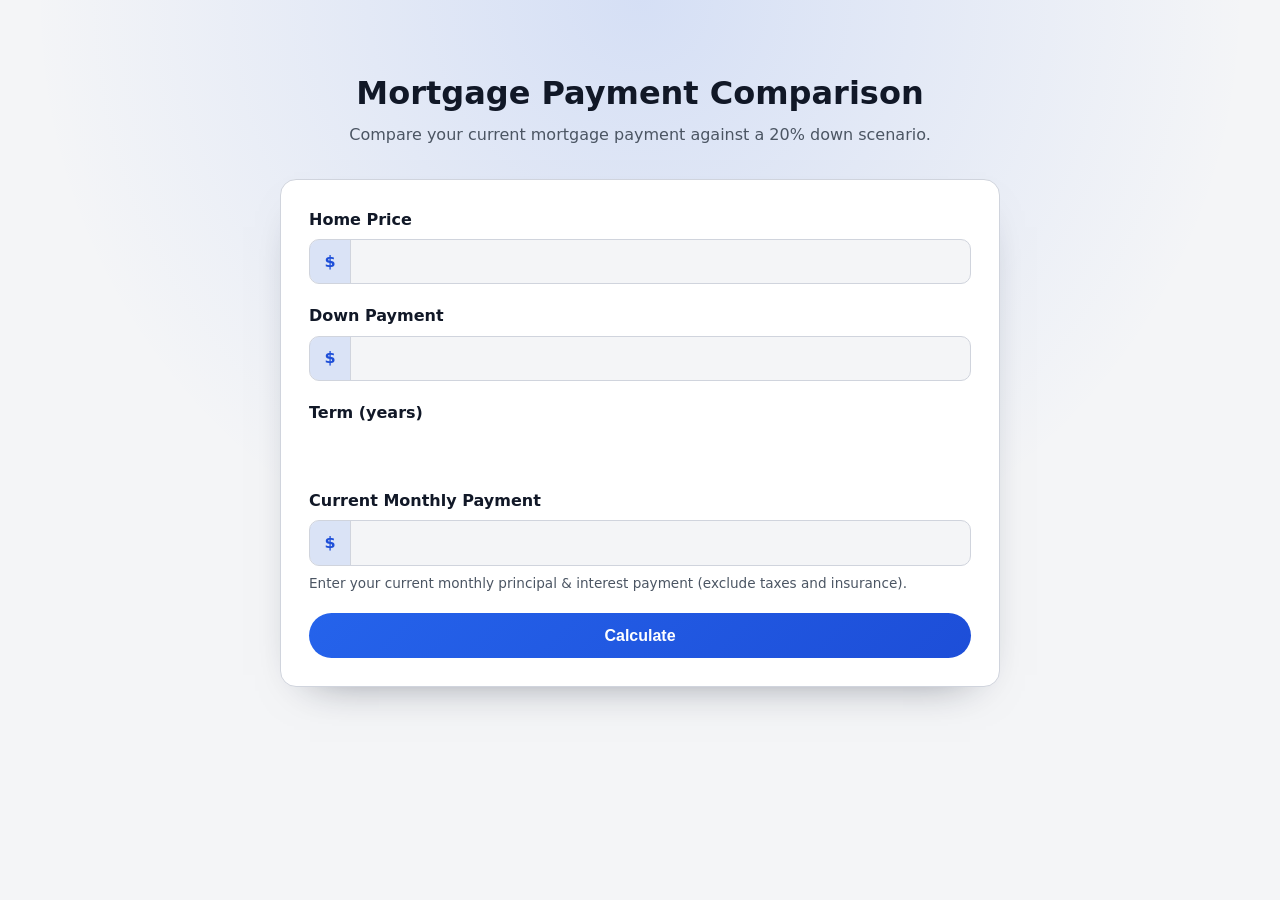
<file: index.html>
<!DOCTYPE html>
<html lang="en">
<head>
  <meta charset="UTF-8">
  <meta name="viewport" content="width=device-width, initial-scale=1.0">
  <title>Mortgage Payment Comparison</title>
  <link rel="stylesheet" href="styles.css">
</head>
<body>
  <main class="container">
    <header>
      <h1>Mortgage Payment Comparison</h1>
      <p>Compare your current mortgage payment against a 20% down scenario.</p>
    </header>

    <form id="mortgage-form" novalidate>
      <div class="field">
        <label for="homePrice">Home Price</label>
        <div class="input-group">
          <span class="prefix">$</span>
          <input type="number" id="homePrice" name="homePrice" inputmode="decimal" min="0" step="0.01" required>
        </div>
      </div>

      <div class="field">
        <label for="downPayment">Down Payment</label>
        <div class="input-group">
          <span class="prefix">$</span>
          <input type="number" id="downPayment" name="downPayment" inputmode="decimal" min="0" step="0.01" required>
        </div>
      </div>

      <div class="field">
        <label for="termYears">Term (years)</label>
        <input type="number" id="termYears" name="termYears" inputmode="numeric" min="1" max="40" step="1" required>
      </div>

      <div class="field">
        <label for="monthlyPayment">Current Monthly Payment</label>
        <div class="input-group">
          <span class="prefix">$</span>
          <input type="number" id="monthlyPayment" name="monthlyPayment" inputmode="decimal" min="0" step="0.01" required>
        </div>
        <p class="hint">Enter your current monthly principal &amp; interest payment (exclude taxes and insurance).</p>
      </div>

      <button type="submit">Calculate</button>
      <p id="form-error" class="error" role="alert" hidden></p>
    </form>

    <section id="results" class="results" hidden>
      <h2>Results</h2>
      <div id="analysis"></div>
    </section>
  </main>

  <template id="result-template">
    <article class="result-card">
      <h3></h3>
      <dl>
        <div>
          <dt>Loan Amount</dt>
          <dd class="loan-amount"></dd>
        </div>
        <div>
          <dt>Monthly Payment (Principal &amp; Interest)</dt>
          <dd class="monthly-payment"></dd>
        </div>
        <div>
          <dt>Estimated Interest Rate (APR)</dt>
          <dd class="interest-rate"></dd>
        </div>
        <div class="down-payment-row">
          <dt>Down Payment</dt>
          <dd class="down-payment"></dd>
        </div>
      </dl>
    </article>
  </template>

  <script src="script.js" defer></script>
</body>
</html>
</file>
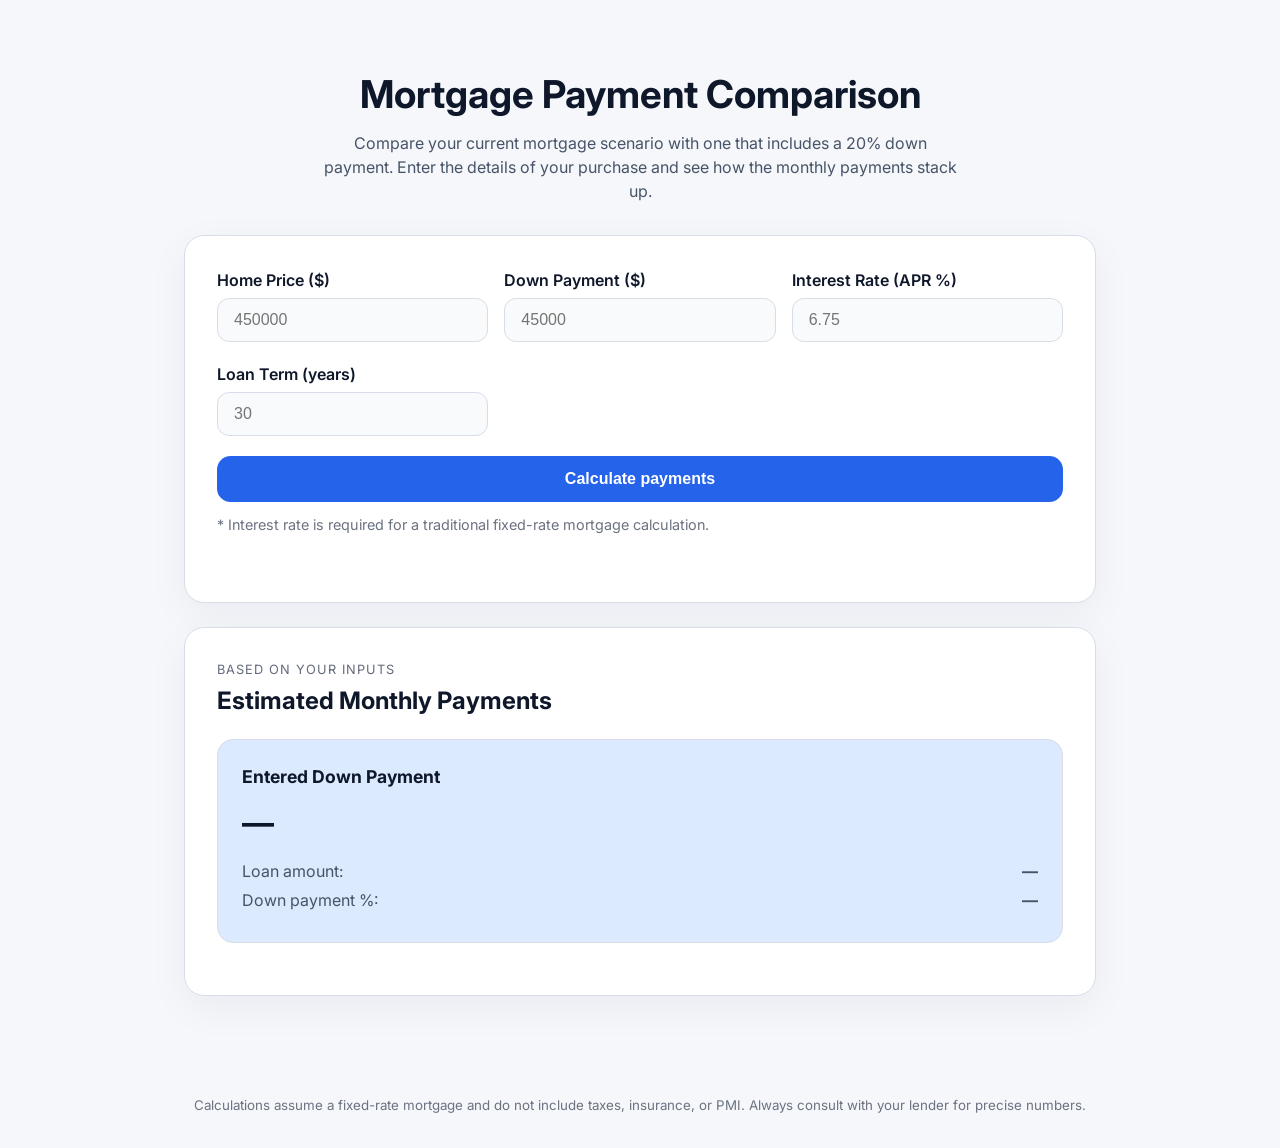
<file: Calculator App/index.html>
<!DOCTYPE html>
<html lang="en">
  <head>
    <meta charset="UTF-8" />
    <meta name="viewport" content="width=device-width, initial-scale=1" />
    <title>Mortgage Payment Comparison</title>
    <link rel="preconnect" href="https://fonts.googleapis.com" />
    <link rel="preconnect" href="https://fonts.gstatic.com" crossorigin />
    <link
      href="https://fonts.googleapis.com/css2?family=Inter:wght@400;500;600&display=swap"
      rel="stylesheet"
    />
    <link rel="stylesheet" href="./styles.css" />
  </head>
  <body>
    <main class="app-shell">
      <header class="hero">
        <h1>Mortgage Payment Comparison</h1>
        <p>
          Compare your current mortgage scenario with one that includes a 20% down
          payment. Enter the details of your purchase and see how the monthly
          payments stack up.
        </p>
      </header>

      <section class="card form-card">
        <form id="mortgage-form" novalidate>
          <div class="field">
            <label for="homePrice">Home Price ($)</label>
            <input
              type="number"
              id="homePrice"
              name="homePrice"
              inputmode="decimal"
              min="0"
              step="1000"
              placeholder="450000"
              required
            />
          </div>

          <div class="field">
            <label for="downPayment">Down Payment ($)</label>
            <input
              type="number"
              id="downPayment"
              name="downPayment"
              inputmode="decimal"
              min="0"
              step="1000"
              placeholder="45000"
              required
            />
          </div>

          <div class="field">
            <label for="interestRate">Interest Rate (APR %)</label>
            <input
              type="number"
              id="interestRate"
              name="interestRate"
              inputmode="decimal"
              min="0"
              step="0.01"
              placeholder="6.75"
              required
            />
          </div>

          <div class="field">
            <label for="termYears">Loan Term (years)</label>
            <input
              type="number"
              id="termYears"
              name="termYears"
              min="1"
              step="1"
              placeholder="30"
              required
            />
          </div>

          <button type="submit">Calculate payments</button>
          <p class="helper-text">
            * Interest rate is required for a traditional fixed-rate mortgage
            calculation.
          </p>
          <p class="form-status" id="formStatus" role="status" aria-live="polite"></p>
        </form>
      </section>

      <section class="card results-card" id="results" aria-live="polite" hidden>
        <div>
          <p class="eyebrow">Based on your inputs</p>
          <h2 id="summaryTitle">Estimated Monthly Payments</h2>
        </div>
        <div class="results-grid">
          <article class="result-block">
            <h3>Entered Down Payment</h3>
            <p class="payment" id="actualPayment">&mdash;</p>
            <ul>
              <li><span>Loan amount:</span> <strong id="actualLoan">&mdash;</strong></li>
              <li><span>Down payment %:</span> <strong id="actualDownPct">&mdash;</strong></li>
            </ul>
          </article>

          <article class="result-block" id="scenarioTwenty" hidden>
            <h3>With 20% Down</h3>
            <p class="payment" id="twentyPayment">&mdash;</p>
            <ul>
              <li><span>Loan amount:</span> <strong id="twentyLoan">&mdash;</strong></li>
              <li><span>Down payment %:</span> <strong>20%</strong></li>
            </ul>
          </article>
        </div>
        <p class="delta" id="deltaMessage"></p>
      </section>
    </main>

    <footer class="footnote">
      <small>
        Calculations assume a fixed-rate mortgage and do not include taxes,
        insurance, or PMI. Always consult with your lender for precise numbers.
      </small>
    </footer>

    <script src="./script.js" defer></script>
  </body>
</html>
</file>
<file: styles.css>
:root {
  color-scheme: light dark;
  font-family: system-ui, -apple-system, BlinkMacSystemFont, "Segoe UI", sans-serif;
  line-height: 1.5;
  font-weight: 400;
  --accent: #2563eb;
  --accent-dark: #1d4ed8;
  --bg: #f4f5f7;
  --bg-card: #ffffff;
  --border: #d0d4dd;
  --text: #111827;
  --text-muted: #4b5563;
  background-color: var(--bg);
  color: var(--text);
}

@media (prefers-color-scheme: dark) {
  :root {
    --bg: #0f172a;
    --bg-card: #111827;
    --border: #1e293b;
    --text: #e2e8f0;
    --text-muted: #94a3b8;
  }
}

body {
  margin: 0;
  min-height: 100vh;
  background: radial-gradient(circle at top, rgba(37, 99, 235, 0.15), transparent 55%);
}

.container {
  max-width: 720px;
  margin: 0 auto;
  padding: 3rem 1.5rem 4rem;
  display: flex;
  flex-direction: column;
  gap: 2rem;
}

header {
  text-align: center;
}

header h1 {
  margin-bottom: 0.35rem;
}

header p {
  margin: 0;
  color: var(--text-muted);
}

form {
  background: var(--bg-card);
  border-radius: 16px;
  padding: 1.75rem;
  box-shadow: 0 18px 45px -30px rgba(15, 23, 42, 0.6);
  border: 1px solid var(--border);
  display: grid;
  gap: 1.25rem;
}

.field {
  display: flex;
  flex-direction: column;
  gap: 0.45rem;
}

.field label {
  font-weight: 600;
}

.input-group {
  display: flex;
  border: 1px solid var(--border);
  border-radius: 10px;
  overflow: hidden;
  background: var(--bg);
}

.input-group .prefix {
  padding: 0.6rem 0.9rem;
  background: rgba(37, 99, 235, 0.12);
  color: var(--accent-dark);
  font-weight: 600;
  border-right: 1px solid var(--border);
}

input[type="number"] {
  border: none;
  padding: 0.6rem 0.9rem;
  width: 100%;
  font-size: 1rem;
  background: transparent;
  color: inherit;
  appearance: textfield;
}

input[type="number"]:focus {
  outline: 2px solid rgba(37, 99, 235, 0.65);
  outline-offset: 2px;
}

.hint {
  font-size: 0.85rem;
  color: var(--text-muted);
  margin: 0;
}

button[type="submit"] {
  appearance: none;
  border: none;
  border-radius: 999px;
  padding: 0.85rem 1.4rem;
  font-size: 1rem;
  font-weight: 600;
  cursor: pointer;
  background: linear-gradient(135deg, var(--accent), var(--accent-dark));
  color: #ffffff;
  transition: transform 150ms ease, box-shadow 150ms ease;
}

button[type="submit"]:hover {
  transform: translateY(-1px);
  box-shadow: 0 15px 30px -20px rgba(37, 99, 235, 0.9);
}

.error {
  margin: 0;
  color: #dc2626;
  font-weight: 600;
}

.results {
  background: var(--bg-card);
  border-radius: 16px;
  padding: 1.75rem;
  border: 1px solid var(--border);
  box-shadow: 0 14px 35px -28px rgba(15, 23, 42, 0.65);
}

.results h2 {
  margin-top: 0;
}

#analysis {
  display: grid;
  gap: 1.25rem;
}

.result-card {
  display: grid;
  gap: 1rem;
  padding: 1.25rem;
  border-radius: 14px;
  border: 1px solid var(--border);
  background: rgba(37, 99, 235, 0.06);
}

.result-card h3 {
  margin: 0;
  font-size: 1.1rem;
}

.result-card dl {
  margin: 0;
  display: grid;
  gap: 0.75rem;
}

.result-card dt {
  font-weight: 600;
}

.result-card dd {
  margin: 0.25rem 0 0;
  font-size: 1.05rem;
}

.result-card strong {
  font-size: 1.25rem;
}

.highlight {
  font-weight: 700;
  color: var(--accent-dark);
}

.summary {
  margin-top: 1rem;
  padding: 1rem 1.25rem;
  border-radius: 12px;
  background: rgba(34, 197, 94, 0.1);
  border: 1px solid rgba(34, 197, 94, 0.25);
  color: #14532d;
  font-weight: 600;
}

@media (max-width: 640px) {
  .container {
    padding: 2.5rem 1rem 3rem;
  }

  form, .results {
    padding: 1.35rem;
  }
}
</file>
<file: Calculator App/styles.css>
:root {
  font-family: 'Inter', system-ui, -apple-system, BlinkMacSystemFont, 'Segoe UI', sans-serif;
  color: #0f172a;
  background-color: #f5f7fb;
  line-height: 1.5;
  font-weight: 400;
  --card-bg: #ffffff;
  --border: #d7dde9;
  --accent: #2563eb;
  --accent-soft: #dbeafe;
  --danger: #dc2626;
}

* {
  box-sizing: border-box;
}

body {
  margin: 0;
  min-height: 100vh;
  background-color: var(--background, #f5f7fb);
  color: inherit;
}

.app-shell {
  margin: 0 auto;
  padding: 2.5rem 1.5rem 4rem;
  max-width: 960px;
}

.hero {
  text-align: center;
  margin-bottom: 2rem;
}

.hero h1 {
  margin-bottom: 0.5rem;
  font-size: clamp(2rem, 3vw, 2.75rem);
}

.hero p {
  margin: 0 auto;
  max-width: 640px;
  color: #475467;
}

.card {
  background: var(--card-bg);
  border: 1px solid var(--border);
  border-radius: 1.25rem;
  padding: 2rem;
  box-shadow: 0 12px 40px rgba(15, 23, 42, 0.05);
}

.form-card {
  margin-bottom: 1.5rem;
}

form {
  display: grid;
  grid-template-columns: repeat(auto-fit, minmax(220px, 1fr));
  gap: 1.25rem 1rem;
}

.field {
  display: flex;
  flex-direction: column;
}

label {
  font-weight: 600;
  margin-bottom: 0.35rem;
}

input[type='number'] {
  border: 1px solid var(--border);
  border-radius: 0.75rem;
  padding: 0.75rem 1rem;
  font-size: 1rem;
  background-color: #f9fafb;
  transition: border-color 0.2s ease;
}

input[type='number']:focus {
  border-color: var(--accent);
  outline: none;
  background-color: #fff;
}

button {
  grid-column: 1 / -1;
  border: none;
  border-radius: 0.85rem;
  background-color: var(--accent);
  color: #fff;
  padding: 0.9rem 1rem;
  font-size: 1rem;
  font-weight: 600;
  cursor: pointer;
  transition: transform 0.2s ease, box-shadow 0.2s ease;
}

button:hover {
  transform: translateY(-1px);
  box-shadow: 0 10px 25px rgba(37, 99, 235, 0.25);
}

.helper-text {
  grid-column: 1 / -1;
  margin-top: -0.5rem;
  color: #6b7280;
  font-size: 0.9rem;
}

.form-status {
  grid-column: 1 / -1;
  margin: 0;
  font-weight: 600;
  color: var(--danger);
}

.results-card {
  display: flex;
  flex-direction: column;
  gap: 1.25rem;
}

.eyebrow {
  text-transform: uppercase;
  letter-spacing: 0.08em;
  font-size: 0.8rem;
  color: #636a7b;
  margin: 0 0 0.25rem;
}

h2 {
  margin: 0;
}

.results-grid {
  display: grid;
  grid-template-columns: repeat(auto-fit, minmax(220px, 1fr));
  gap: 1rem;
}

.result-block {
  border: 1px solid var(--border);
  border-radius: 1rem;
  padding: 1.5rem;
  background-color: var(--accent-soft);
}

.result-block h3 {
  margin: 0 0 0.5rem;
  font-size: 1.1rem;
}

.payment {
  font-size: 2rem;
  font-weight: 700;
  margin: 0 0 0.75rem;
}

.result-block ul {
  list-style: none;
  margin: 0;
  padding: 0;
  color: #475467;
}

.result-block li {
  display: flex;
  justify-content: space-between;
  margin-bottom: 0.35rem;
}

.result-block span {
  color: #475467;
}

.delta {
  margin: 0;
  font-weight: 600;
  color: #111827;
}

.footnote {
  text-align: center;
  margin: 2rem 1rem;
  color: #6b7280;
}

@media (max-width: 640px) {
  .card {
    padding: 1.5rem;
  }

  button {
    font-size: 1.05rem;
  }
}
</file>
